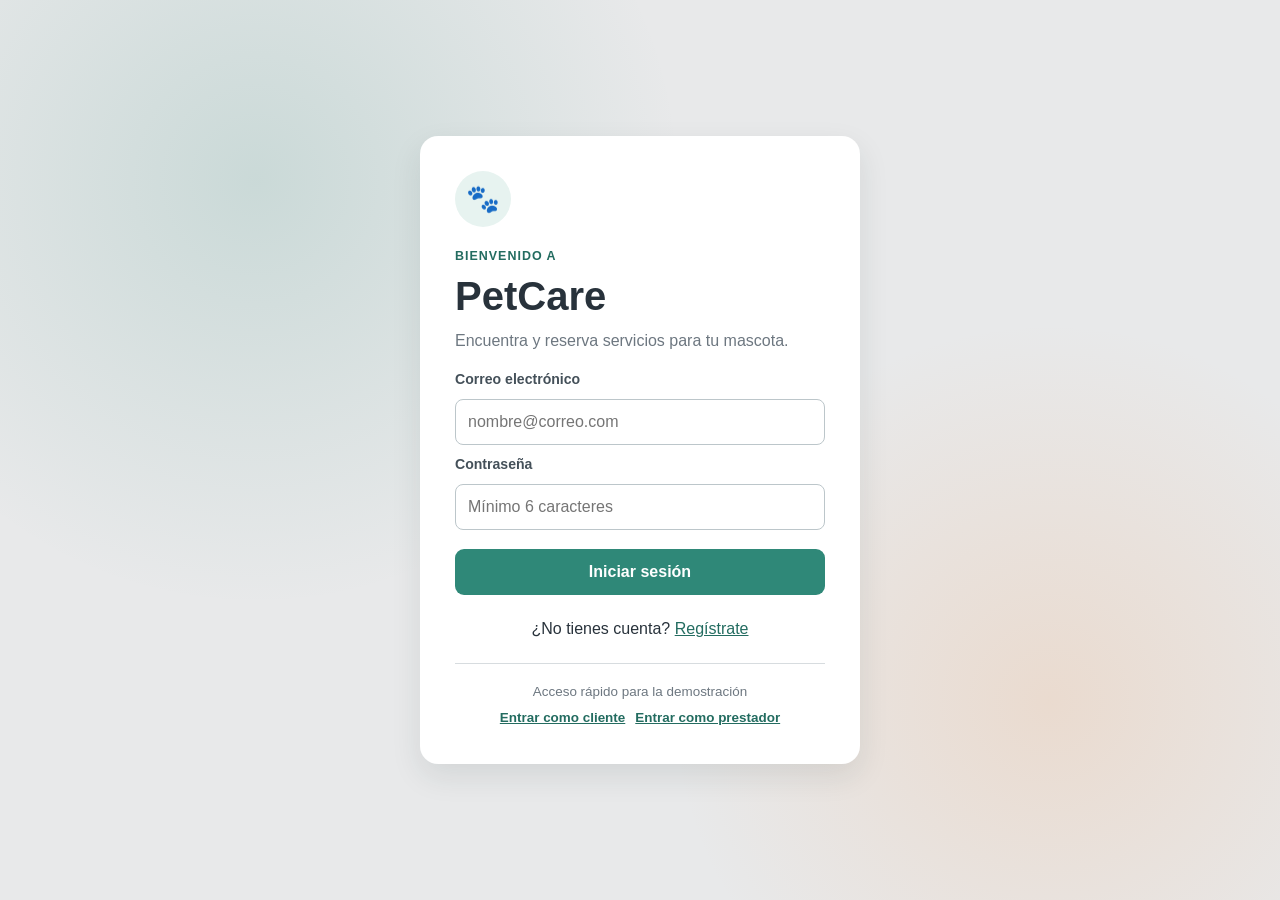
<file: index.html>
<!DOCTYPE html>
<html lang="es">
<head>
  <meta charset="UTF-8">
  <meta name="viewport" content="width=device-width, initial-scale=1.0">
  <meta name="description" content="Prototipo web navegable de PetCare para gestión de servicios y reservas de mascotas.">
  <title>PetCare | Servicios para mascotas</title>
  <link rel="stylesheet" href="styles.css?v=2">
</head>
<body>
  <div id="toast" class="toast" role="status" aria-live="polite"></div>

  <header id="site-header" class="site-header is-hidden">
    <a href="#inicio" class="brand" data-route="inicio" aria-label="Ir al inicio de PetCare">
      <span class="brand-mark" aria-hidden="true">🐾</span>
      <span>PetCare</span>
    </a>

    <button id="menu-button" class="menu-button" type="button" aria-expanded="false" aria-controls="main-nav">
      Menú
    </button>

    <nav id="main-nav" class="main-nav" aria-label="Navegación principal">
      <a href="#inicio" data-route="inicio">Inicio</a>
      <a href="#mascotas" data-route="mascotas">Mascotas</a>
      <a href="#buscar" data-route="buscar">Buscar servicios</a>
      <a href="#mis-reservas" data-route="mis-reservas">Mis reservas</a>
      <a href="#perfil-prestador" data-route="perfil-prestador" data-provider-link>Perfil prestador</a>
      <a href="#agenda" data-route="agenda" data-provider-link>Agenda</a>
    </nav>

    <div class="header-actions">
      <span id="session-name" class="session-name">Laura</span>
      <button id="logout-button" class="button button-outline button-small" type="button">Cerrar sesión</button>
    </div>
  </header>

  <main>
    <section id="login" class="view auth-view is-active" data-view>
      <div class="auth-card">
        <div class="auth-logo" aria-hidden="true">🐾</div>
        <p class="eyebrow">Bienvenido a</p>
        <h1>PetCare</h1>
        <p class="muted">Encuentra y reserva servicios para tu mascota.</p>

        <form id="login-form" class="form-stack" novalidate>
          <label for="login-email">Correo electrónico</label>
          <input id="login-email" name="email" type="email" autocomplete="email" placeholder="nombre@correo.com" required>

          <label for="login-password">Contraseña</label>
          <input id="login-password" name="password" type="password" autocomplete="current-password" placeholder="Mínimo 6 caracteres" minlength="6" required>

          <button class="button button-primary button-block" type="submit">Iniciar sesión</button>
        </form>

        <p class="auth-switch">¿No tienes cuenta? <a href="#registro" data-route="registro">Regístrate</a></p>
        <div class="demo-access">
          <span>Acceso rápido para la demostración</span>
          <div>
            <button class="text-button" type="button" data-demo-role="cliente">Entrar como cliente</button>
            <button class="text-button" type="button" data-demo-role="prestador">Entrar como prestador</button>
          </div>
        </div>
      </div>
    </section>

    <section id="registro" class="view auth-view" data-view>
      <div class="auth-card auth-card-wide">
        <a href="#login" class="back-link" data-route="login">← Volver al inicio de sesión</a>
        <p class="eyebrow">Crea tu cuenta</p>
        <h1>Registro en PetCare</h1>
        <p class="muted">Completa tus datos para comenzar.</p>

        <form id="register-form" class="form-grid" novalidate>
          <div class="field field-full">
            <label for="register-name">Nombre completo</label>
            <input id="register-name" name="name" type="text" autocomplete="name" placeholder="Tu nombre" required>
          </div>

          <div class="field field-full">
            <label for="register-email">Correo electrónico</label>
            <input id="register-email" name="email" type="email" autocomplete="email" placeholder="nombre@correo.com" required>
          </div>

          <div class="field">
            <label for="register-password">Contraseña</label>
            <input id="register-password" name="password" type="password" minlength="6" placeholder="Mínimo 6 caracteres" required>
          </div>

          <div class="field">
            <label for="register-password-confirm">Repetir contraseña</label>
            <input id="register-password-confirm" name="passwordConfirm" type="password" minlength="6" placeholder="Repite la contraseña" required>
          </div>

          <div class="field field-full">
            <label for="register-role">Tipo de usuario</label>
            <select id="register-role" name="role" required>
              <option value="cliente">Cliente</option>
              <option value="prestador">Prestador de servicios</option>
            </select>
          </div>

          <div class="field field-full">
            <button class="button button-primary button-block" type="submit">Registrarse</button>
          </div>
        </form>
      </div>
    </section>

    <section id="inicio" class="view page-view" data-view>
      <div class="page-container">
        <div class="hero-panel">
          <div>
            <p class="eyebrow">Panel principal</p>
            <h1 id="welcome-title">Hola, Laura</h1>
            <p>Administra tus mascotas y reserva servicios de forma sencilla.</p>
            <a href="#buscar" class="button button-accent" data-route="buscar">Buscar un servicio</a>
          </div>
          <div class="hero-pets" aria-hidden="true">🐕 🐈</div>
        </div>

        <div class="stats-grid">
          <article class="stat-card">
            <span class="stat-icon" aria-hidden="true">🐾</span>
            <div><strong id="pets-count">2</strong><span>Mascotas registradas</span></div>
          </article>
          <article class="stat-card">
            <span class="stat-icon" aria-hidden="true">📅</span>
            <div><strong id="bookings-count">1</strong><span>Reservas activas</span></div>
          </article>
          <article class="stat-card">
            <span class="stat-icon" aria-hidden="true">⭐</span>
            <div><strong>4.8</strong><span>Valoración promedio</span></div>
          </article>
        </div>

        <div class="section-heading">
          <div>
            <p class="eyebrow">Acciones rápidas</p>
            <h2>¿Qué deseas hacer?</h2>
          </div>
        </div>

        <div class="quick-grid">
          <a href="#mascotas" class="quick-card" data-route="mascotas">
            <span aria-hidden="true">🐶</span><strong>Mis mascotas</strong><small>Consulta y registra mascotas</small>
          </a>
          <a href="#buscar" class="quick-card" data-route="buscar">
            <span aria-hidden="true">🔎</span><strong>Buscar servicios</strong><small>Encuentra prestadores disponibles</small>
          </a>
          <a href="#mis-reservas" class="quick-card" data-route="mis-reservas">
            <span aria-hidden="true">🗓️</span><strong>Mis reservas</strong><small>Revisa tus próximas citas</small>
          </a>
        </div>
      </div>
    </section>

    <section id="mascotas" class="view page-view" data-view>
      <div class="page-container">
        <div class="section-heading">
          <div>
            <p class="eyebrow">Gestión de mascotas</p>
            <h1>Mis mascotas</h1>
            <p>Registra la información básica de tus mascotas.</p>
          </div>
          <button id="show-pet-form" class="button button-primary" type="button">+ Registrar mascota</button>
        </div>

        <div id="pet-form-panel" class="form-panel is-collapsed">
          <h2>Registrar mascota</h2>
          <form id="pet-form" class="form-grid" novalidate>
            <div class="field">
              <label for="pet-name">Nombre de la mascota</label>
              <input id="pet-name" name="name" type="text" placeholder="Ej. Bruno" required>
            </div>
            <div class="field">
              <label for="pet-type">Tipo de mascota</label>
              <select id="pet-type" name="type" required>
                <option value="Perro">Perro</option>
                <option value="Gato">Gato</option>
                <option value="Otro">Otro</option>
              </select>
            </div>
            <div class="field">
              <label for="pet-breed">Raza</label>
              <input id="pet-breed" name="breed" type="text" placeholder="Ej. Golden Retriever" required>
            </div>
            <div class="field">
              <label for="pet-age">Edad</label>
              <input id="pet-age" name="age" type="number" min="0" max="30" placeholder="3" required>
            </div>
            <div class="field field-full form-actions">
              <button class="button button-primary" type="submit">Guardar mascota</button>
              <button id="cancel-pet-form" class="button button-outline" type="button">Cancelar</button>
            </div>
          </form>
        </div>

        <div id="pets-grid" class="cards-grid" aria-live="polite"></div>
      </div>
    </section>

    <section id="buscar" class="view page-view" data-view>
      <div class="page-container">
        <div class="section-heading">
          <div>
            <p class="eyebrow">Servicios disponibles</p>
            <h1>Buscar prestadores</h1>
            <p>Selecciona una categoría y compara las opciones.</p>
          </div>
        </div>

        <div class="search-panel">
          <label for="service-filter">Tipo de servicio</label>
          <select id="service-filter">
            <option value="Todos">Todos los servicios</option>
            <option value="Veterinaria">Veterinaria</option>
            <option value="Peluquería">Peluquería</option>
            <option value="Paseo">Paseo</option>
            <option value="Guardería">Guardería</option>
          </select>
          <button id="search-button" class="button button-primary" type="button">Buscar</button>
        </div>

        <p id="search-summary" class="results-summary">4 prestadores encontrados</p>
        <div id="providers-grid" class="provider-grid"></div>
      </div>
    </section>

    <section id="detalle-prestador" class="view page-view" data-view>
      <div class="page-container narrow-container">
        <a href="#buscar" class="back-link" data-route="buscar">← Volver a los resultados</a>
        <article class="provider-detail">
          <div id="provider-detail-avatar" class="provider-avatar provider-avatar-large">CV</div>
          <div class="provider-detail-main">
            <div class="provider-title-row">
              <div>
                <p id="provider-detail-category" class="eyebrow">Veterinaria</p>
                <h1 id="provider-detail-name">Centro Veterinario Huellas</h1>
                <p id="provider-detail-rating" class="rating">★ 4.9 · 128 opiniones</p>
              </div>
              <button id="detail-book-button" class="button button-accent" type="button">Reservar servicio</button>
            </div>

            <p id="provider-detail-description">Atención veterinaria para perros y gatos con personal calificado y horarios flexibles.</p>

            <div class="detail-columns">
              <div>
                <h2>Servicios y precios</h2>
                <ul id="provider-detail-services" class="service-list"></ul>
              </div>
              <div>
                <h2>Información</h2>
                <ul class="info-list">
                  <li><strong>Horario:</strong> Lunes a sábado, 8:00 a. m. - 6:00 p. m.</li>
                  <li><strong>Ubicación:</strong> Zona centro</li>
                  <li><strong>Disponibilidad:</strong> Esta semana</li>
                </ul>
              </div>
            </div>

            <div class="review-box">
              <h2>Opinión reciente</h2>
              <p>“La atención fue amable y la reserva se confirmó rápidamente.”</p>
              <small>— Andrea, cliente de PetCare</small>
            </div>
          </div>
        </article>
      </div>
    </section>

    <section id="reserva" class="view page-view" data-view>
      <div class="page-container narrow-container">
        <a href="#detalle-prestador" class="back-link" data-route="detalle-prestador">← Volver al prestador</a>
        <div class="booking-layout">
          <div class="booking-summary">
            <p class="eyebrow">Tu selección</p>
            <h2 id="booking-provider-name">Centro Veterinario Huellas</h2>
            <p id="booking-provider-category">Veterinaria</p>
            <div class="summary-line"><span>Valoración</span><strong id="booking-provider-rating">★ 4.9</strong></div>
            <div class="summary-line"><span>Confirmación</span><strong>Inmediata</strong></div>
          </div>

          <div class="form-panel booking-form-panel">
            <p class="eyebrow">Paso final</p>
            <h1>Reservar servicio</h1>
            <form id="booking-form" class="form-stack" novalidate>
              <label for="booking-pet">Mascota</label>
              <select id="booking-pet" name="pet" required></select>

              <label for="booking-service">Tipo de servicio</label>
              <select id="booking-service" name="service" required></select>

              <div class="form-grid compact-grid">
                <div class="field">
                  <label for="booking-date">Fecha</label>
                  <input id="booking-date" name="date" type="date" required>
                </div>
                <div class="field">
                  <label for="booking-time">Hora</label>
                  <select id="booking-time" name="time" required>
                    <option value="">Selecciona una hora</option>
                    <option>08:00</option>
                    <option>09:30</option>
                    <option>11:00</option>
                    <option>14:00</option>
                    <option>16:30</option>
                  </select>
                </div>
              </div>

              <button class="button button-primary button-block" type="submit">Confirmar reserva</button>
            </form>
          </div>
        </div>
      </div>
    </section>

    <section id="confirmacion" class="view page-view" data-view>
      <div class="page-container confirmation-container">
        <div class="confirmation-card">
          <div class="confirmation-icon" aria-hidden="true">✓</div>
          <p class="eyebrow">Reserva registrada</p>
          <h1>¡Tu reserva está confirmada!</h1>
          <p>Guardamos la cita correctamente. Puedes consultarla en “Mis reservas”.</p>
          <dl id="confirmation-details" class="confirmation-details"></dl>
          <div class="confirmation-actions">
            <a href="#mis-reservas" class="button button-primary" data-route="mis-reservas">Ver mis reservas</a>
            <a href="#inicio" class="button button-outline" data-route="inicio">Volver al inicio</a>
          </div>
        </div>
      </div>
    </section>

    <section id="mis-reservas" class="view page-view" data-view>
      <div class="page-container">
        <div class="section-heading">
          <div>
            <p class="eyebrow">Historial de citas</p>
            <h1>Mis reservas</h1>
            <p>Consulta el estado de tus servicios programados.</p>
          </div>
          <a href="#buscar" class="button button-primary" data-route="buscar">Nueva reserva</a>
        </div>
        <div id="bookings-list" class="bookings-list" aria-live="polite"></div>
      </div>
    </section>

    <section id="perfil-prestador" class="view page-view" data-view>
      <div class="page-container">
        <div class="section-heading">
          <div>
            <p class="eyebrow">Cuenta de prestador</p>
            <h1>Perfil del prestador</h1>
            <p>Actualiza los datos que verán los clientes.</p>
          </div>
          <a href="#agenda" class="button button-outline" data-route="agenda">Ver agenda</a>
        </div>

        <div class="provider-profile-layout">
          <form id="provider-profile-form" class="form-panel form-grid" novalidate>
            <div class="field field-full">
              <label for="profile-business">Nombre del negocio</label>
              <input id="profile-business" name="business" type="text" value="Centro Veterinario Huellas" required>
            </div>
            <div class="field">
              <label for="profile-category">Categoría</label>
              <select id="profile-category" name="category">
                <option>Veterinaria</option>
                <option>Peluquería</option>
                <option>Paseo</option>
                <option>Guardería</option>
              </select>
            </div>
            <div class="field">
              <label for="profile-phone">Teléfono</label>
              <input id="profile-phone" name="phone" type="tel" value="300 000 0000" required>
            </div>
            <div class="field field-full">
              <label for="profile-description">Descripción</label>
              <textarea id="profile-description" name="description" rows="4" required>Atención veterinaria para perros y gatos con personal calificado.</textarea>
            </div>
            <div class="field field-full">
              <button class="button button-primary" type="submit">Guardar cambios</button>
            </div>
          </form>

          <aside class="services-panel">
            <h2>Servicios publicados</h2>
            <div class="service-edit-row"><span>Consulta general</span><strong>$45.000</strong></div>
            <div class="service-edit-row"><span>Vacunación</span><strong>$60.000</strong></div>
            <div class="service-edit-row"><span>Control</span><strong>$35.000</strong></div>
            <button id="add-service-button" class="button button-outline button-block" type="button">+ Agregar servicio</button>
          </aside>
        </div>
      </div>
    </section>

    <section id="agenda" class="view page-view" data-view>
      <div class="page-container">
        <div class="section-heading">
          <div>
            <p class="eyebrow">Panel del prestador</p>
            <h1>Agenda de reservas</h1>
            <p>Organiza las solicitudes recibidas de los clientes.</p>
          </div>
          <input id="agenda-date" class="date-filter" type="date" aria-label="Filtrar agenda por fecha">
        </div>

        <div class="agenda-summary">
          <div><strong id="agenda-total">3</strong><span>Reservas</span></div>
          <div><strong>2</strong><span>Confirmadas</span></div>
          <div><strong>1</strong><span>Pendiente</span></div>
        </div>

        <div id="agenda-list" class="agenda-list"></div>
      </div>
    </section>
  </main>

  <div id="alert-modal" class="modal-backdrop" role="dialog" aria-modal="true" aria-labelledby="alert-title" aria-describedby="alert-message" hidden>
    <div class="sweet-alert">
      <div id="alert-icon" class="sweet-icon" aria-hidden="true">✓</div>
      <h2 id="alert-title">¡Reserva confirmada!</h2>
      <p id="alert-message">La reserva se registró correctamente.</p>
      <div class="modal-actions">
        <button id="alert-secondary" class="button button-outline" type="button" hidden>Cancelar</button>
        <button id="alert-primary" class="button button-primary" type="button">Aceptar</button>
      </div>
    </div>
  </div>

  <footer id="site-footer" class="site-footer is-hidden">
    <p>PetCare · Prototipo académico de Análisis y Diseño de Sistemas</p>
  </footer>

  <script src="app.js?v=2"></script>
</body>
</html>
</file>
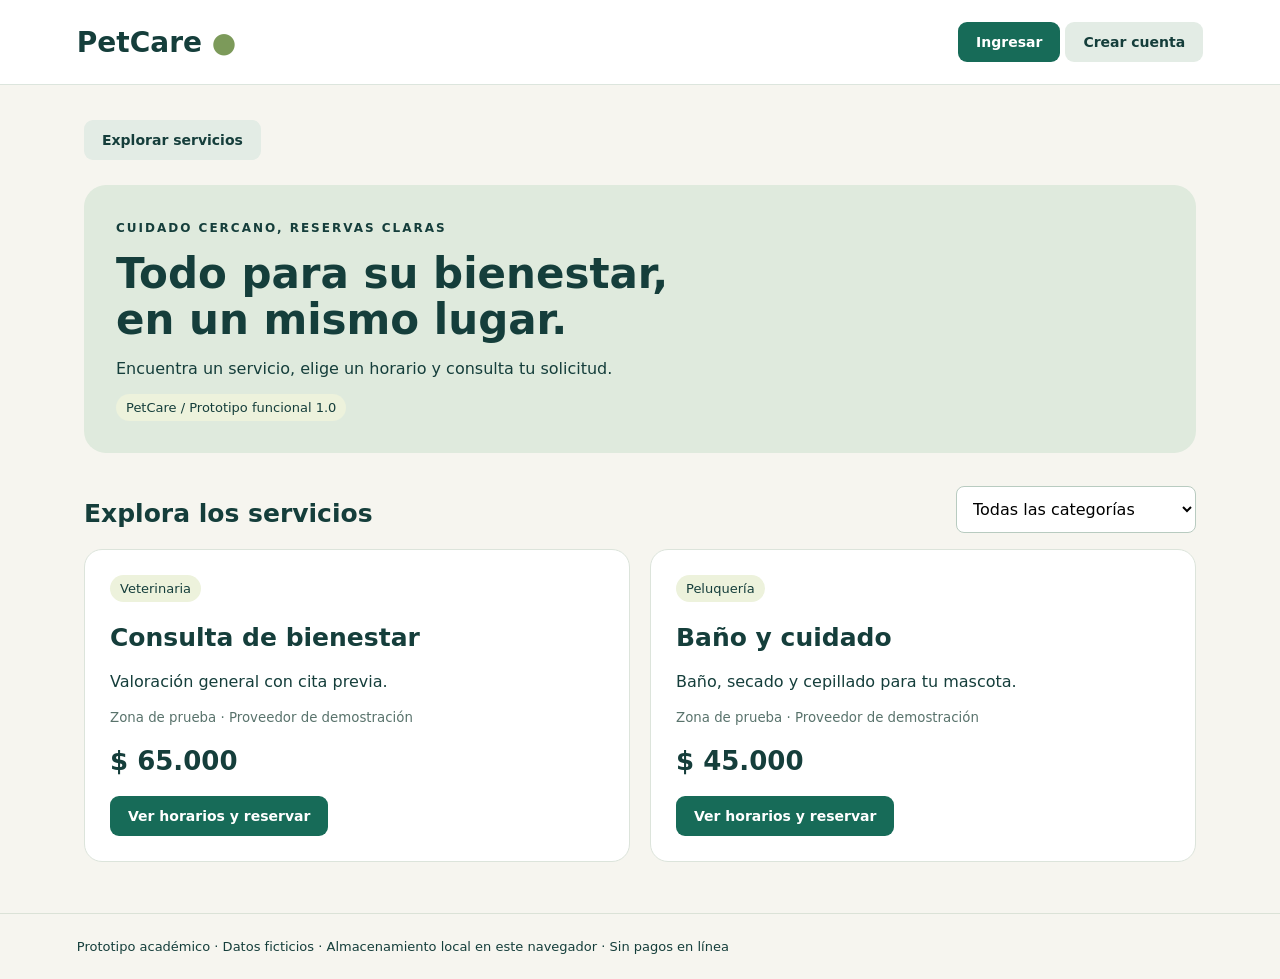
<file: actividad4-prototipo/index.html>
<!doctype html><html lang="es"><meta charset="utf-8"><meta name="viewport" content="width=device-width,initial-scale=1"><title>PetCare · Servicios para mascotas</title>
<style>
:root{--ink:#153e3b;--green:#176b58;--cream:#f6f5ef}*{box-sizing:border-box}body{margin:0;font:16px system-ui;color:var(--ink);background:var(--cream)}header{padding:22px 6%;background:white;display:flex;align-items:center;justify-content:space-between;border-bottom:1px solid #dce5dd}.logo{font-size:28px;font-weight:850}small,.muted{color:#59736c}main{max-width:1160px;margin:35px auto;padding:0 24px}h1{font-size:42px;line-height:1.1;max-width:700px;margin:15px 0}h2{font-size:25px}h3{margin-top:0}button{cursor:pointer;border:0;border-radius:9px;background:var(--green);color:white;padding:12px 18px;font:600 14px system-ui}button:hover{filter:brightness(.9)}button.secondary{background:#e3ece5;color:var(--ink)}nav{display:flex;gap:9px;flex-wrap:wrap;margin:25px 0}.grid{display:grid;grid-template-columns:repeat(auto-fit,minmax(265px,1fr));gap:20px}.card{background:white;border:1px solid #dce4db;border-radius:18px;padding:25px;margin-bottom:16px}.hero{background:#dfeadd;padding:32px;border-radius:22px;margin-bottom:25px}.tag{font-size:12px;letter-spacing:2px;text-transform:uppercase;font-weight:700}.badge{display:inline-block;padding:6px 10px;background:#edf2dc;border-radius:20px;font-size:13px}input,select{width:100%;padding:12px;border:1px solid #b8cbc0;border-radius:8px;font:inherit;background:white;margin:7px 0 16px}label{display:block;font-size:14px;font-weight:600}form{max-width:530px}.row{display:flex;gap:12px;align-items:center;flex-wrap:wrap}.price{font-size:26px;font-weight:750;margin:20px 0}#message{position:sticky;top:5px;background:#163f38;color:white;padding:15px;border-radius:9px;z-index:5}footer{padding:25px 6%;font-size:13px;border-top:1px solid #dbe2d7}a{color:var(--green)}.empty{padding:35px;background:white;border-radius:15px}@media(max-width:600px){h1{font-size:32px}header{gap:15px;flex-wrap:wrap}}
</style>
<header><div class="logo">PetCare<span style="color:#7c9a5a"> ●</span></div><div id="account"></div></header><main><div id="message" role="status" hidden></div><div id="app"></div></main><footer>Prototipo académico · Datos ficticios · Almacenamiento local en este navegador · Sin pagos en línea</footer>
<script>
const KEY='petcare-v1';const cats=['Veterinaria','Peluquería','Paseo','Guardería'];
const initial={users:[{id:'p',name:'Proveedor Demo',email:'proveedor@petcare.test',password:'Demo1234',role:'proveedor'},{id:'u',name:'Propietario Demo',email:'cliente@petcare.test',password:'Demo1234',role:'propietario'}],pets:[{id:'pet',owner:'u',name:'Luna',species:'Perro'}],services:[{id:'s1',owner:'p',name:'Consulta de bienestar',category:'Veterinaria',price:65000,zone:'Zona de prueba',description:'Valoración general con cita previa.'},{id:'s2',owner:'p',name:'Baño y cuidado',category:'Peluquería',price:45000,zone:'Zona de prueba',description:'Baño, secado y cepillado para tu mascota.'}],slots:[],bookings:[]};
let db=JSON.parse(localStorage.getItem(KEY)||'null')||structuredClone(initial),user=null,page='catalog',filter='';
function save(){localStorage.setItem(KEY,JSON.stringify(db))}save();
const esc=s=>String(s).replace(/[&<>"']/g,c=>({'&':'&amp;','<':'&lt;','>':'&gt;','"':'&quot;',"'":'&#39;'}[c]));
const uid=()=>Date.now().toString(36)+Math.random().toString(36).slice(2);const money=n=>new Intl.NumberFormat('es-CO',{style:'currency',currency:'COP',maximumFractionDigits:0}).format(n);
function tell(s){let e=document.querySelector('#message');e.textContent=s;e.hidden=false;setTimeout(()=>e.hidden=true,6000)}
function go(p){page=p;render()}function field(name,label,type='text',extra=''){return `<label>${label}<input name="${name}" type="${type}" required ${extra}></label>`}function select(name,label,options){return `<label>${label}<select name="${name}" required>${options}</select></label>`}function opt(v,t){return `<option value="${esc(v)}">${esc(t)}</option>`}
function render(){document.querySelector('#account').innerHTML=user?`${esc(user.name)} · ${esc(user.role)} <button class="secondary" onclick="user=null;go('catalog')">Salir</button>`:`<button onclick="go('login')">Ingresar</button> <button class="secondary" onclick="go('register')">Crear cuenta</button>`;let nav=`<nav><button class="secondary" onclick="go('catalog')">Explorar servicios</button>${user?`<button class="secondary" onclick="go('bookings')">${user.role==='proveedor'?'Solicitudes recibidas':'Mis reservas'}</button><button class="secondary" onclick="go('${user.role==='proveedor'?'manage':'pets'}')">${user.role==='proveedor'?'Servicios y horarios':'Mis mascotas'}</button>`:''}</nav>`;let html='';
if(page==='login'||page==='register'){let reg=page==='register';html=`<h1>${reg?'Únete a PetCare':'Qué bueno verte'}</h1><div class="card"><form id="auth">${reg?field('name','Nombre completo')+select('role','Tipo de cuenta',opt('propietario','Propietario')+opt('proveedor','Proveedor')):''}${field('email','Correo electrónico','email')}${field('password','Contraseña (mínimo 8 caracteres)','password','minlength="8"')}<button>${reg?'Crear cuenta':'Ingresar'}</button></form><p class="muted">Cuentas de prueba: cliente@petcare.test o proveedor@petcare.test<br>Contraseña: Demo1234</p><small>Acceso de demostración local. No uses contraseñas ni datos personales reales.</small></div>`}
else if(page==='catalog'){html=`<section class="hero"><span class="tag">Cuidado cercano, reservas claras</span><h1>Todo para su bienestar,<br>en un mismo lugar.</h1><p>Encuentra un servicio, elige un horario y consulta tu solicitud.</p><span class="badge">PetCare / Prototipo funcional 1.0</span></section><div class="row"><h2>Explora los servicios</h2><select aria-label="Filtrar categoría" style="width:240px;margin-left:auto" onchange="filter=this.value;render()"><option value="">Todas las categorías</option>${cats.map(c=>`<option ${filter===c?'selected':''}>${c}</option>`).join('')}</select></div><div class="grid">${db.services.filter(s=>!filter||s.category===filter).map(s=>`<article class="card"><span class="badge">${esc(s.category)}</span><h2>${esc(s.name)}</h2><p>${esc(s.description)}</p><small>${esc(s.zone)} · Proveedor de demostración</small><div class="price">${money(s.price)}</div><button onclick="reserve('${s.id}')">Ver horarios y reservar</button></article>`).join('')||'<p>No hay servicios en esta categoría.</p>'}</div>`}
else if(!user){page='login';return render()}
else if(page==='pets'){html=`<h1>Mis mascotas</h1><div class="grid"><div class="card"><h2>Registrar mascota</h2><form id="petform">${field('name','Nombre')}${select('species','Especie',opt('Perro','Perro')+opt('Gato','Gato')+opt('Otra','Otra'))}<button>Guardar mascota</button></form></div><div>${db.pets.filter(p=>p.owner===user.id).map(p=>`<div class="card"><h2>${esc(p.name)}</h2><p>${esc(p.species)}</p></div>`).join('')||'<p>Aún no has registrado mascotas.</p>'}</div></div>`}
else if(page==='manage'){let mine=db.services.filter(s=>s.owner===user.id);html=`<h1>Servicios y disponibilidad</h1><div class="grid"><div class="card"><h2>Publicar servicio</h2><form id="serviceform">${field('name','Nombre del servicio')}${select('category','Categoría',cats.map(c=>opt(c,c)).join(''))}${field('price','Precio COP','number','min="1" step="1"')}${field('zone','Zona de atención')}${field('description','Descripción')}<button>Publicar servicio</button></form></div><div class="card"><h2>Ofrecer horario</h2><p>Un cupo por proveedor, fecha y hora. Duración: 60 minutos.</p><form id="slotform">${select('service','Servicio',mine.map(s=>opt(s.id,s.name)).join(''))}${field('date','Fecha','date',`min="${new Date().toLocaleDateString('en-CA')}"`)}${field('time','Hora de inicio','time','step="3600"')}<button>Agregar horario</button></form><h3>Horarios publicados</h3>${db.slots.filter(t=>mine.some(s=>s.id===t.service)).map(t=>`<p>${esc(mine.find(s=>s.id===t.service).name)}<br><small>${esc(t.date)} ${esc(t.time)} · ${busy(t.id)?'Ocupado':'Disponible'}</small></p>`).join('')||'<p>Publica horarios para recibir reservas.</p>'}</div></div>`}
else if(page==='bookings'){let rows=db.bookings.filter(b=>user.role==='propietario'?b.owner===user.id:db.services.find(s=>s.id===b.service)?.owner===user.id);html=`<h1>${user.role==='proveedor'?'Solicitudes recibidas':'Mis reservas'}</h1>${rows.map(b=>{let s=db.services.find(s=>s.id===b.service),t=db.slots.find(t=>t.id===b.slot),p=db.pets.find(p=>p.id===b.pet);return `<article class="card"><div class="row"><h2>${esc(s.name)}</h2><span class="badge">${esc(b.state)}</span></div><p>${esc(p.name)} · ${esc(t.date)} a las ${esc(t.time)} · ${money(b.price)}</p><small>Solicitud ${esc(b.id)}</small><p class="row">${user.role==='proveedor'&&b.state==='Pendiente'?`<button onclick="change('${b.id}','Confirmada')">Confirmar</button><button class="secondary" onclick="change('${b.id}','Rechazada')">Rechazar</button>`:''}${user.role==='propietario'&&['Pendiente','Confirmada'].includes(b.state)?`<button class="secondary" onclick="change('${b.id}','Cancelada')">Cancelar reserva</button>`:''}</p></article>`}).join('')||'<div class="empty">Todavía no tienes solicitudes.</div>'}`}
document.querySelector('#app').innerHTML=nav+html;bind();}
function busy(id){return db.bookings.some(b=>b.slot===id&&['Pendiente','Confirmada'].includes(b.state))}
function future(date,time){return new Date(date+'T'+time)>new Date()}
function reserve(id){if(!user){go('login');return tell('Ingresa como propietario para reservar.')}if(user.role!=='propietario')return tell('Las reservas se realizan con una cuenta de propietario.');let pets=db.pets.filter(p=>p.owner===user.id),slots=db.slots.filter(t=>t.service===id&&!busy(t.id)&&future(t.date,t.time));document.querySelector('#app').innerHTML=`<nav><button class="secondary" onclick="go('catalog')">Volver al catálogo</button></nav><h1>Reserva tu servicio</h1><div class="card"><h2>${esc(db.services.find(s=>s.id===id).name)}</h2>${pets.length&&slots.length?`<form id="reserveform">${select('pet','Mascota',pets.map(p=>opt(p.id,p.name)).join(''))}${select('slot','Horario disponible',slots.map(t=>opt(t.id,t.date+' · '+t.time)).join(''))}<button>Enviar solicitud</button></form>`:`<p>${!pets.length?'Primero registra una mascota en Mis mascotas.':'No hay horarios disponibles. El proveedor debe publicarlos.'}</p>`}</div>`;document.querySelector('#reserveform')?.addEventListener('submit',e=>{e.preventDefault();let f=new FormData(e.target);db=JSON.parse(localStorage.getItem(KEY));let t=db.slots.find(t=>t.id===f.get('slot'));if(!t||busy(t.id)||!future(t.date,t.time))return tell('Este horario ya no está disponible. Vuelve a consultar.');db.bookings.push({id:uid(),owner:user.id,pet:f.get('pet'),service:id,slot:t.id,state:'Pendiente',price:db.services.find(s=>s.id===id).price});save();go('bookings');tell('Solicitud creada. El horario quedó apartado.');});}
function change(id,state){let b=db.bookings.find(b=>b.id===id);if(!b)return;let owner=db.services.find(s=>s.id===b.service).owner;let allowed=(user.role==='proveedor'&&owner===user.id&&b.state==='Pendiente'&&['Confirmada','Rechazada'].includes(state))||(b.owner===user.id&&['Pendiente','Confirmada'].includes(b.state)&&state==='Cancelada');if(!allowed)return tell('Cambio de estado no permitido.');b.state=state;save();render();tell('Estado actualizado: '+state)}
function bind(){document.querySelector('#auth')?.addEventListener('submit',e=>{e.preventDefault();let f=Object.fromEntries(new FormData(e.target));f.email=f.email.trim().toLowerCase();if(page==='register'){if(!f.name.trim())return tell('Escribe un nombre.');if(db.users.some(u=>u.email===f.email))return tell('Este correo ya está registrado.');user={...f,name:f.name.trim(),id:uid()};db.users.push(user);save()}else{user=db.users.find(u=>u.email===f.email&&u.password===f.password);if(!user)return tell('Correo o contraseña incorrectos.')}go('catalog')});document.querySelector('#petform')?.addEventListener('submit',e=>{e.preventDefault();let f=Object.fromEntries(new FormData(e.target));if(!f.name.trim())return tell('Escribe un nombre válido.');db.pets.push({...f,name:f.name.trim(),owner:user.id,id:uid()});save();render();tell('Mascota registrada.');});document.querySelector('#serviceform')?.addEventListener('submit',e=>{e.preventDefault();let f=Object.fromEntries(new FormData(e.target));if(['name','zone','description'].some(k=>!f[k].trim())||+f.price<=0)return tell('Completa los datos válidos.');db.services.push({...f,price:+f.price,owner:user.id,id:uid()});save();render();tell('Servicio publicado.');});document.querySelector('#slotform')?.addEventListener('submit',e=>{e.preventDefault();let f=Object.fromEntries(new FormData(e.target));if(!f.service||!future(f.date,f.time))return tell('Elige un servicio y un horario futuro.');let owner=user.id,start=new Date(f.date+'T'+f.time).getTime();if(db.slots.some(t=>db.services.find(s=>s.id===t.service).owner===owner&&Math.abs(new Date(t.date+'T'+t.time).getTime()-start)<3600000))return tell('El proveedor ya tiene un horario que se cruza con este.');db.slots.push({...f,id:uid()});save();render();tell('Horario publicado.');});}render();
</script></html>
</file>
<file: styles.css>
:root {
  --primary: #2f8878;
  --primary-dark: #236c60;
  --primary-soft: #e7f3f0;
  --accent: #f39a55;
  --accent-dark: #d97c37;
  --success: #2f9e44;
  --danger: #d9363e;
  --warning: #eaa03b;
  --background: #e8e9ea;
  --surface: #ffffff;
  --surface-alt: #f7f8f8;
  --text: #28323b;
  --muted: #6d7780;
  --border: #d7dcdf;
  --shadow: 0 12px 30px rgba(31, 45, 51, 0.10);
  --shadow-soft: 0 5px 16px rgba(31, 45, 51, 0.08);
  --radius: 14px;
  --radius-small: 9px;
}

* {
  box-sizing: border-box;
}

[hidden] {
  display: none !important;
}

html {
  scroll-behavior: smooth;
}

body {
  margin: 0;
  min-width: 320px;
  min-height: 100vh;
  color: var(--text);
  background: var(--background);
  font-family: Arial, Helvetica, sans-serif;
  line-height: 1.5;
}

button,
input,
select,
textarea {
  font: inherit;
}

button,
a {
  -webkit-tap-highlight-color: transparent;
}

a {
  color: var(--primary-dark);
}

h1,
h2,
h3,
p {
  margin-top: 0;
}

h1 {
  margin-bottom: 10px;
  font-size: clamp(1.8rem, 4vw, 2.5rem);
  line-height: 1.15;
}

h2 {
  margin-bottom: 10px;
  font-size: 1.35rem;
}

.is-hidden {
  display: none !important;
}

.view {
  display: none;
}

.view.is-active {
  display: block;
}

.page-view {
  min-height: calc(100vh - 132px);
  padding: 42px 24px 58px;
}

.page-container {
  width: min(1120px, 100%);
  margin: 0 auto;
}

.narrow-container {
  width: min(930px, 100%);
}

.eyebrow {
  margin-bottom: 7px;
  color: var(--primary-dark);
  font-size: 0.78rem;
  font-weight: 800;
  letter-spacing: 0.08em;
  text-transform: uppercase;
}

.muted,
.section-heading p,
.provider-detail-main > p,
.confirmation-card > p {
  color: var(--muted);
}

.button {
  display: inline-flex;
  align-items: center;
  justify-content: center;
  min-height: 42px;
  padding: 10px 18px;
  border: 1px solid transparent;
  border-radius: var(--radius-small);
  font-weight: 700;
  text-decoration: none;
  cursor: pointer;
  transition: transform 0.15s ease, background 0.15s ease, border-color 0.15s ease;
}

.button:hover {
  transform: translateY(-1px);
}

.button:focus-visible,
a:focus-visible,
input:focus-visible,
select:focus-visible,
textarea:focus-visible {
  outline: 3px solid rgba(47, 136, 120, 0.25);
  outline-offset: 2px;
}

.button-primary {
  color: #fff;
  background: var(--primary);
}

.button-primary:hover {
  background: var(--primary-dark);
}

.button-accent {
  color: #fff;
  background: var(--accent);
}

.button-accent:hover {
  background: var(--accent-dark);
}

.button-danger {
  color: #fff;
  background: var(--danger);
}

.button-outline {
  color: var(--primary-dark);
  border-color: var(--primary);
  background: transparent;
}

.button-outline:hover {
  background: var(--primary-soft);
}

.button-small {
  min-height: 34px;
  padding: 7px 12px;
  font-size: 0.85rem;
}

.button-block {
  width: 100%;
}

.site-header {
  position: sticky;
  z-index: 20;
  top: 0;
  display: grid;
  grid-template-columns: auto 1fr auto;
  align-items: center;
  gap: 28px;
  min-height: 72px;
  padding: 12px max(24px, calc((100vw - 1120px) / 2));
  color: #fff;
  background: var(--primary);
  box-shadow: 0 3px 12px rgba(18, 60, 53, 0.18);
}

.brand {
  display: inline-flex;
  align-items: center;
  gap: 9px;
  color: #fff;
  font-size: 1.25rem;
  font-weight: 800;
  text-decoration: none;
}

.brand-mark {
  display: grid;
  width: 36px;
  height: 36px;
  place-items: center;
  border-radius: 50%;
  background: rgba(255, 255, 255, 0.15);
}

.main-nav {
  display: flex;
  align-items: center;
  justify-content: center;
  gap: 6px;
}

.main-nav a {
  padding: 8px 10px;
  border-radius: 7px;
  color: rgba(255, 255, 255, 0.88);
  font-size: 0.9rem;
  font-weight: 700;
  text-decoration: none;
}

.main-nav a:hover,
.main-nav a.is-current {
  color: #fff;
  background: rgba(255, 255, 255, 0.14);
}

.header-actions {
  display: flex;
  align-items: center;
  gap: 12px;
}

.site-header .button-outline {
  color: #fff;
  border-color: rgba(255, 255, 255, 0.7);
}

.site-header .button-outline:hover {
  background: rgba(255, 255, 255, 0.14);
}

.session-name {
  font-size: 0.9rem;
  font-weight: 700;
}

.menu-button {
  display: none;
  color: #fff;
  border: 1px solid rgba(255, 255, 255, 0.6);
  border-radius: 7px;
  background: transparent;
}

.auth-view {
  min-height: 100vh;
  padding: 40px 20px;
  background:
    radial-gradient(circle at 20% 20%, rgba(47, 136, 120, 0.16), transparent 34%),
    radial-gradient(circle at 82% 78%, rgba(243, 154, 85, 0.18), transparent 30%),
    var(--background);
}

.auth-view.is-active {
  display: grid;
  place-items: center;
}

.auth-card {
  width: min(440px, 100%);
  padding: 34px;
  border: 1px solid rgba(255, 255, 255, 0.7);
  border-radius: 18px;
  background: var(--surface);
  box-shadow: var(--shadow);
}

.auth-card-wide {
  width: min(610px, 100%);
}

.auth-logo {
  display: grid;
  width: 56px;
  height: 56px;
  margin-bottom: 20px;
  place-items: center;
  border-radius: 50%;
  background: var(--primary-soft);
  font-size: 1.7rem;
}

.auth-switch {
  margin: 22px 0 0;
  text-align: center;
}

.demo-access {
  margin-top: 22px;
  padding-top: 18px;
  border-top: 1px solid var(--border);
  color: var(--muted);
  font-size: 0.84rem;
  text-align: center;
}

.demo-access div {
  display: flex;
  justify-content: center;
  gap: 10px;
  margin-top: 6px;
}

.text-button {
  padding: 0;
  color: var(--primary-dark);
  border: 0;
  background: none;
  font-weight: 700;
  text-decoration: underline;
  cursor: pointer;
}

.form-stack {
  display: grid;
  gap: 9px;
}

.form-stack .button {
  margin-top: 10px;
}

.form-grid {
  display: grid;
  grid-template-columns: repeat(2, minmax(0, 1fr));
  gap: 18px;
}

.compact-grid {
  gap: 12px;
}

.field {
  display: grid;
  gap: 7px;
}

.field-full {
  grid-column: 1 / -1;
}

label {
  color: #445059;
  font-size: 0.88rem;
  font-weight: 700;
}

input,
select,
textarea {
  width: 100%;
  min-height: 43px;
  padding: 10px 12px;
  color: var(--text);
  border: 1px solid #bcc6ca;
  border-radius: 8px;
  background: #fff;
}

textarea {
  resize: vertical;
}

input.is-invalid,
select.is-invalid,
textarea.is-invalid {
  border-color: var(--danger);
  box-shadow: 0 0 0 3px rgba(217, 54, 62, 0.12);
}

.back-link {
  display: inline-block;
  margin-bottom: 20px;
  font-weight: 700;
  text-decoration: none;
}

.hero-panel {
  display: grid;
  grid-template-columns: 1fr auto;
  align-items: center;
  min-height: 240px;
  padding: 40px;
  overflow: hidden;
  color: #fff;
  border-radius: var(--radius);
  background: linear-gradient(120deg, var(--primary), #246f66);
  box-shadow: var(--shadow-soft);
}

.hero-panel p:not(.eyebrow) {
  max-width: 540px;
  color: rgba(255, 255, 255, 0.88);
}

.hero-panel .eyebrow {
  color: #cde8e2;
}

.hero-pets {
  padding: 20px;
  font-size: clamp(4rem, 10vw, 7rem);
  letter-spacing: -0.2em;
  transform: rotate(-4deg);
}

.stats-grid {
  display: grid;
  grid-template-columns: repeat(3, 1fr);
  gap: 18px;
  margin: 22px 0 42px;
}

.stat-card {
  display: flex;
  align-items: center;
  gap: 14px;
  padding: 20px;
  border: 1px solid var(--border);
  border-radius: var(--radius);
  background: var(--surface);
  box-shadow: var(--shadow-soft);
}

.stat-icon {
  display: grid;
  width: 48px;
  height: 48px;
  flex: 0 0 auto;
  place-items: center;
  border-radius: 12px;
  background: var(--primary-soft);
  font-size: 1.4rem;
}

.stat-card strong,
.stat-card span {
  display: block;
}

.stat-card strong {
  font-size: 1.45rem;
}

.stat-card div span {
  color: var(--muted);
  font-size: 0.85rem;
}

.section-heading {
  display: flex;
  align-items: end;
  justify-content: space-between;
  gap: 24px;
  margin-bottom: 24px;
}

.section-heading p:last-child {
  margin-bottom: 0;
}

.quick-grid,
.cards-grid,
.provider-grid {
  display: grid;
  grid-template-columns: repeat(3, 1fr);
  gap: 20px;
}

.quick-card {
  display: grid;
  min-height: 170px;
  padding: 24px;
  align-content: center;
  border: 1px solid var(--border);
  border-radius: var(--radius);
  color: var(--text);
  background: var(--surface);
  box-shadow: var(--shadow-soft);
  text-decoration: none;
  transition: transform 0.15s ease, border-color 0.15s ease;
}

.quick-card:hover {
  border-color: var(--primary);
  transform: translateY(-3px);
}

.quick-card > span {
  margin-bottom: 15px;
  font-size: 2rem;
}

.quick-card small {
  margin-top: 6px;
  color: var(--muted);
}

.form-panel,
.services-panel {
  padding: 26px;
  border: 1px solid var(--border);
  border-radius: var(--radius);
  background: var(--surface);
  box-shadow: var(--shadow-soft);
}

#pet-form-panel {
  margin-bottom: 24px;
}

#pet-form-panel.is-collapsed {
  display: none;
}

.form-actions {
  display: flex;
  gap: 10px;
}

.pet-card,
.provider-card {
  overflow: hidden;
  border: 1px solid var(--border);
  border-radius: var(--radius);
  background: var(--surface);
  box-shadow: var(--shadow-soft);
}

.pet-card-top {
  display: grid;
  min-height: 130px;
  place-items: center;
  background: linear-gradient(135deg, #d6ece7, #edf6f4);
  font-size: 3.8rem;
}

.pet-card-body,
.provider-card-body {
  padding: 20px;
}

.pet-card-body p,
.provider-card-body p {
  margin-bottom: 8px;
  color: var(--muted);
}

.pet-meta {
  display: flex;
  gap: 8px;
  flex-wrap: wrap;
}

.tag,
.status {
  display: inline-flex;
  align-items: center;
  padding: 5px 9px;
  border-radius: 999px;
  background: var(--primary-soft);
  color: var(--primary-dark);
  font-size: 0.76rem;
  font-weight: 800;
}

.search-panel {
  display: grid;
  grid-template-columns: auto minmax(220px, 1fr) auto;
  align-items: end;
  gap: 15px;
  max-width: 720px;
  padding: 20px;
  border: 1px solid var(--border);
  border-radius: var(--radius);
  background: var(--surface);
}

.search-panel label {
  grid-column: 1 / -1;
}

.results-summary {
  margin: 24px 0 14px;
  color: var(--muted);
  font-weight: 700;
}

.provider-card-top {
  display: flex;
  align-items: center;
  gap: 15px;
  padding: 20px 20px 0;
}

.provider-avatar {
  display: grid;
  width: 62px;
  height: 62px;
  flex: 0 0 auto;
  place-items: center;
  border-radius: 14px;
  color: #fff;
  background: var(--primary);
  font-weight: 800;
}

.provider-avatar-large {
  width: 110px;
  height: 110px;
  border-radius: 24px;
  font-size: 1.8rem;
}

.provider-card h3 {
  margin-bottom: 4px;
}

.rating {
  color: #9a6400 !important;
  font-weight: 800;
}

.provider-card-actions {
  display: flex;
  gap: 9px;
  margin-top: 16px;
}

.provider-card-actions .button {
  flex: 1;
}

.provider-detail {
  display: grid;
  grid-template-columns: auto 1fr;
  gap: 26px;
  padding: 30px;
  border: 1px solid var(--border);
  border-radius: var(--radius);
  background: var(--surface);
  box-shadow: var(--shadow-soft);
}

.provider-title-row {
  display: flex;
  align-items: start;
  justify-content: space-between;
  gap: 20px;
}

.detail-columns {
  display: grid;
  grid-template-columns: 1fr 1fr;
  gap: 32px;
  margin-top: 30px;
}

.service-list,
.info-list {
  margin: 0;
  padding: 0;
  list-style: none;
}

.service-list li,
.info-list li {
  padding: 10px 0;
  border-bottom: 1px solid var(--border);
}

.service-list li {
  display: flex;
  justify-content: space-between;
  gap: 20px;
}

.review-box {
  margin-top: 28px;
  padding: 20px;
  border-left: 4px solid var(--accent);
  border-radius: 0 var(--radius-small) var(--radius-small) 0;
  background: #fff7ef;
}

.review-box p {
  margin-bottom: 7px;
}

.booking-layout {
  display: grid;
  grid-template-columns: minmax(240px, 0.75fr) minmax(380px, 1.25fr);
  gap: 24px;
}

.booking-summary {
  align-self: start;
  padding: 26px;
  color: #fff;
  border-radius: var(--radius);
  background: var(--primary);
  box-shadow: var(--shadow-soft);
}

.booking-summary .eyebrow {
  color: #cde8e2;
}

.booking-summary > p:not(.eyebrow) {
  color: rgba(255, 255, 255, 0.8);
}

.summary-line {
  display: flex;
  justify-content: space-between;
  gap: 12px;
  padding: 13px 0;
  border-top: 1px solid rgba(255, 255, 255, 0.2);
}

.booking-form-panel h1 {
  font-size: 2rem;
}

.confirmation-container {
  display: grid;
  min-height: calc(100vh - 220px);
  place-items: center;
}

.confirmation-card {
  width: min(600px, 100%);
  padding: 38px;
  border: 1px solid var(--border);
  border-radius: 18px;
  background: var(--surface);
  box-shadow: var(--shadow);
  text-align: center;
}

.confirmation-icon {
  display: grid;
  width: 72px;
  height: 72px;
  margin: 0 auto 20px;
  place-items: center;
  color: var(--success);
  border: 5px solid #cfead5;
  border-radius: 50%;
  font-size: 2rem;
  font-weight: 900;
}

.confirmation-details {
  display: grid;
  grid-template-columns: auto 1fr;
  gap: 10px 20px;
  margin: 26px 0;
  padding: 20px;
  border-radius: var(--radius-small);
  background: var(--surface-alt);
  text-align: left;
}

.confirmation-details dt {
  color: var(--muted);
  font-weight: 700;
}

.confirmation-details dd {
  margin: 0;
  font-weight: 700;
}

.confirmation-actions {
  display: flex;
  justify-content: center;
  gap: 10px;
  flex-wrap: wrap;
}

.bookings-list,
.agenda-list {
  display: grid;
  gap: 14px;
}

.booking-item,
.agenda-item {
  display: grid;
  grid-template-columns: auto 1fr auto;
  align-items: center;
  gap: 20px;
  padding: 20px;
  border: 1px solid var(--border);
  border-radius: var(--radius);
  background: var(--surface);
  box-shadow: var(--shadow-soft);
}

.booking-date-box {
  display: grid;
  width: 62px;
  min-height: 62px;
  place-items: center;
  border-radius: 12px;
  background: var(--primary-soft);
  color: var(--primary-dark);
  font-weight: 800;
  text-align: center;
}

.booking-item p,
.agenda-item p {
  margin-bottom: 2px;
  color: var(--muted);
}

.booking-actions,
.agenda-actions {
  display: flex;
  align-items: center;
  gap: 9px;
}

.status-confirmed {
  color: var(--success);
  background: #e3f4e7;
}

.status-pending {
  color: #8c5b00;
  background: #fff0cf;
}

.status-cancelled {
  color: var(--danger);
  background: #fde5e7;
}

.empty-state {
  padding: 40px;
  border: 2px dashed #bdc6ca;
  border-radius: var(--radius);
  color: var(--muted);
  text-align: center;
}

.provider-profile-layout {
  display: grid;
  grid-template-columns: 1.35fr 0.65fr;
  gap: 24px;
}

.services-panel {
  align-self: start;
}

.service-edit-row {
  display: flex;
  justify-content: space-between;
  gap: 12px;
  padding: 14px 0;
  border-bottom: 1px solid var(--border);
}

.services-panel .button {
  margin-top: 18px;
}

.date-filter {
  width: auto;
  min-width: 180px;
}

.agenda-summary {
  display: grid;
  grid-template-columns: repeat(3, 1fr);
  gap: 14px;
  margin-bottom: 22px;
}

.agenda-summary div {
  padding: 18px;
  border-radius: var(--radius-small);
  background: var(--surface);
  text-align: center;
}

.agenda-summary strong,
.agenda-summary span {
  display: block;
}

.agenda-summary strong {
  color: var(--primary-dark);
  font-size: 1.6rem;
}

.modal-backdrop {
  position: fixed;
  z-index: 100;
  inset: 0;
  display: grid;
  padding: 20px;
  place-items: center;
  background: rgba(22, 32, 37, 0.55);
}

.modal-backdrop[hidden] {
  display: none;
}

.sweet-alert {
  width: min(420px, 100%);
  padding: 34px;
  border-radius: 16px;
  background: #fff;
  box-shadow: 0 24px 70px rgba(9, 19, 22, 0.28);
  text-align: center;
  animation: modal-in 0.18s ease-out;
}

@keyframes modal-in {
  from { opacity: 0; transform: translateY(10px) scale(0.98); }
  to { opacity: 1; transform: translateY(0) scale(1); }
}

.sweet-icon {
  display: grid;
  width: 66px;
  height: 66px;
  margin: 0 auto 18px;
  place-items: center;
  color: var(--success);
  border: 4px solid #bfe2c7;
  border-radius: 50%;
  font-size: 1.9rem;
  font-weight: 900;
}

.sweet-icon.error {
  color: var(--danger);
  border-color: #f3bec2;
}

.sweet-icon.warning {
  color: var(--warning);
  border-color: #f7ddb4;
}

.sweet-alert p {
  color: var(--muted);
}

.modal-actions {
  display: flex;
  justify-content: center;
  gap: 10px;
  margin-top: 22px;
}

.toast {
  position: fixed;
  z-index: 110;
  top: 88px;
  right: 24px;
  max-width: 360px;
  padding: 13px 18px;
  border-radius: 9px;
  color: #fff;
  background: var(--primary-dark);
  box-shadow: var(--shadow);
  opacity: 0;
  pointer-events: none;
  transform: translateY(-12px);
  transition: opacity 0.2s ease, transform 0.2s ease;
}

.toast.is-visible {
  opacity: 1;
  transform: translateY(0);
}

.site-footer {
  padding: 22px 24px;
  color: var(--muted);
  background: #dfe2e3;
  font-size: 0.84rem;
  text-align: center;
}

.site-footer p {
  margin: 0;
}

@media (max-width: 980px) {
  .site-header {
    grid-template-columns: auto auto 1fr;
  }

  .menu-button {
    display: inline-flex;
    min-height: 36px;
    align-items: center;
    justify-content: center;
  }

  .main-nav {
    position: absolute;
    top: 72px;
    left: 0;
    right: 0;
    display: none;
    padding: 12px 24px 18px;
    align-items: stretch;
    flex-direction: column;
    background: var(--primary-dark);
  }

  .main-nav.is-open {
    display: flex;
  }

  .header-actions {
    justify-self: end;
  }

  .quick-grid,
  .cards-grid,
  .provider-grid {
    grid-template-columns: repeat(2, 1fr);
  }

  .provider-profile-layout,
  .booking-layout {
    grid-template-columns: 1fr;
  }
}

@media (max-width: 720px) {
  .page-view {
    padding: 28px 16px 44px;
  }

  .site-header {
    gap: 10px;
    padding: 10px 16px;
  }

  .session-name {
    display: none;
  }

  .hero-panel {
    grid-template-columns: 1fr;
    padding: 28px;
  }

  .hero-pets {
    display: none;
  }

  .stats-grid,
  .quick-grid,
  .cards-grid,
  .provider-grid,
  .agenda-summary {
    grid-template-columns: 1fr;
  }

  .section-heading {
    align-items: stretch;
    flex-direction: column;
  }

  .form-grid,
  .detail-columns {
    grid-template-columns: 1fr;
  }

  .field-full {
    grid-column: auto;
  }

  .search-panel {
    grid-template-columns: 1fr;
  }

  .search-panel label {
    grid-column: auto;
  }

  .provider-detail {
    grid-template-columns: 1fr;
  }

  .provider-title-row {
    flex-direction: column;
  }

  .booking-item,
  .agenda-item {
    grid-template-columns: 1fr;
  }

  .booking-date-box {
    width: 100%;
    min-height: 44px;
  }

  .booking-actions,
  .agenda-actions {
    align-items: stretch;
    flex-direction: column;
  }

  .confirmation-details {
    grid-template-columns: 1fr;
  }

  .confirmation-details dt {
    margin-top: 8px;
  }
}

@media (max-width: 460px) {
  .auth-card {
    padding: 26px 20px;
  }

  .header-actions .button {
    padding-inline: 9px;
    font-size: 0.76rem;
  }

  .brand span:last-child {
    display: none;
  }

  .form-actions,
  .provider-card-actions,
  .confirmation-actions,
  .modal-actions,
  .demo-access div {
    align-items: stretch;
    flex-direction: column;
  }
}
</file>
